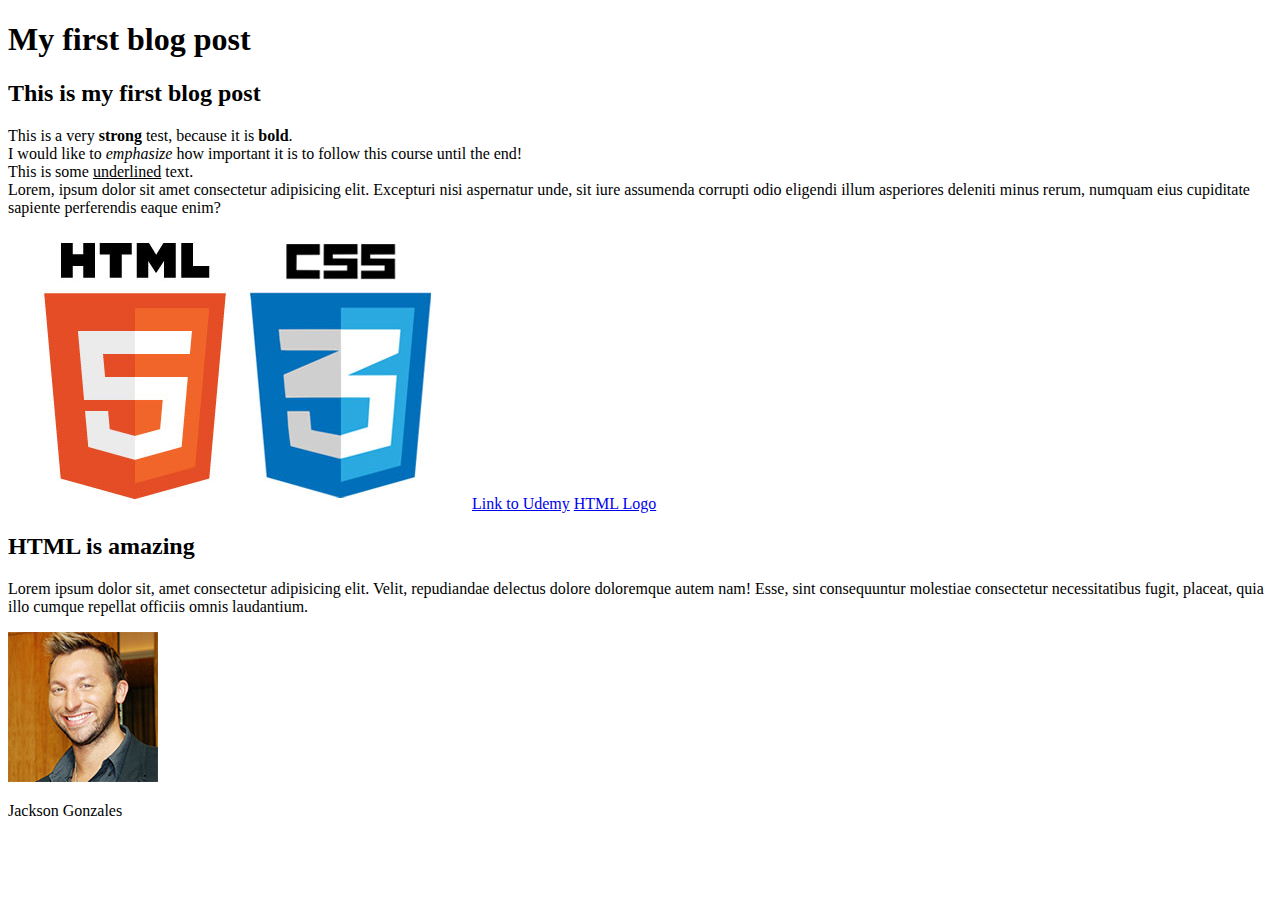
<file: 02/index.html>
<!DOCTYPE html>
<html>
	<head>
		<title>My first blog post</title>
	</head>
	<body>
		<h1>My first blog post</h1>
		<h2>This is my first blog post</h2>
		<p>
			This is a very <strong>strong</strong> test, because it is <strong>bold</strong>. <br>
			I would like to <em>emphasize</em> how important it is to follow this course until the end! <br>
			This is some <u>underlined</u> text. <br>
			Lorem, ipsum dolor sit amet consectetur adipisicing elit. Excepturi nisi aspernatur unde, sit iure assumenda corrupti odio eligendi illum asperiores deleniti minus rerum, numquam eius cupiditate sapiente perferendis eaque enim?
		</p>

		<img src="logo.jpg" alt="The HTML5 Logo">

		<a href="http://www.udemy.com" target="_blank">Link to Udemy</a>
		<a href="logo.jpg" target="_blank">HTML Logo</a>

		<h2>HTML is amazing</h2>
		<p>
			Lorem ipsum dolor sit, amet consectetur adipisicing elit. Velit, repudiandae delectus dolore doloremque autem nam! Esse, sint consequuntur molestiae consectetur necessitatibus fugit, placeat, quia illo cumque repellat officiis omnis laudantium.
		</p>

		<img src="author.jpg" alt="Author photo">
		<p>Jackson Gonzales</p>
	</body>
</html>
</file>
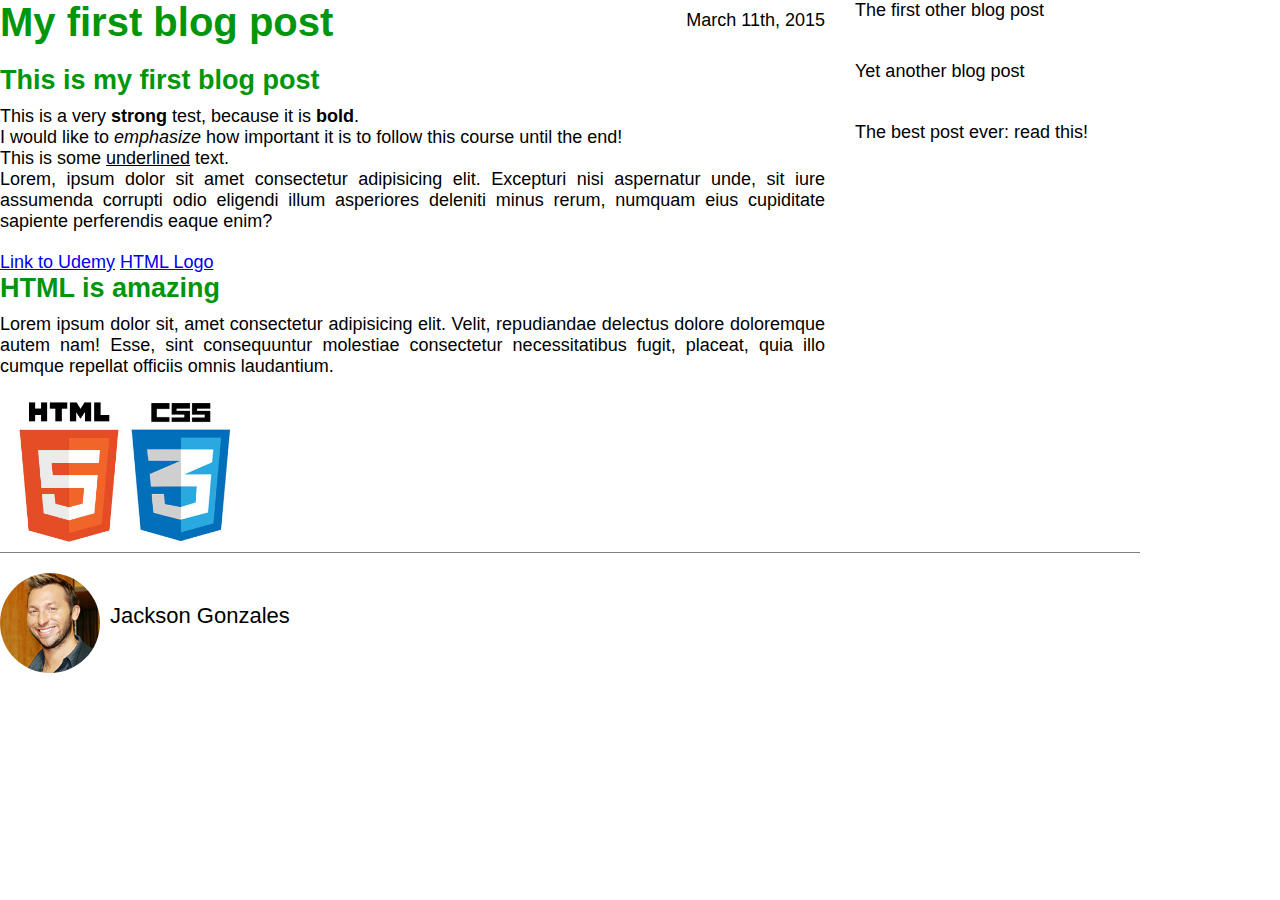
<file: 03/index.html>
<!DOCTYPE html>
<html>
	<head>
		<title>My first blog post</title>
		<link rel="stylesheet" href="style.css" type="text/css">
	</head>
	<body>
		<div class="container">
			<div class="blog-post">
				<h1>My first blog post</h1>
				<p class="date">March 11th, 2015</p>
				<h2>This is my first blog post</h2>
				<p class="main-text">
					This is a very <strong>strong</strong> test, because it is <strong>bold</strong>. <br>
					I would like to <em>emphasize</em> how important it is to follow this course until the end! <br>
					This is some <u>underlined</u> text. <br>
					Lorem, ipsum dolor sit amet consectetur adipisicing elit. Excepturi nisi aspernatur unde, sit iure assumenda corrupti odio eligendi illum asperiores deleniti minus rerum, numquam eius cupiditate sapiente perferendis eaque enim?
				</p>

				<a href="http://www.udemy.com" target="_blank">Link to Udemy</a>
				<a href="logo.jpg" target="_blank">HTML Logo</a>

				<h2>HTML is amazing</h2>
				<p class="main-text">
					Lorem ipsum dolor sit, amet consectetur adipisicing elit. Velit, repudiandae delectus dolore doloremque autem nam! Esse, sint consequuntur molestiae consectetur necessitatibus fugit, placeat, quia illo cumque repellat officiis omnis laudantium.
				</p>

				<img src="logo.jpg" alt="The HTML5 Logo">
			</div>

			<div class="other-posts">
				<div class="other">
					The first other blog post
				</div>
				
				<div class="other">
					Yet another blog post
				</div>

				<div class="other">
					The best post ever: read this!
				</div>
			</div>

			<div class="clearfix"></div>

			<div class="author-box">
				<img src="author.jpg" alt="Author photo">
				<p class="author-text">Jackson Gonzales</p>
			</div>
		</div>
	</body>
</html>
</file>
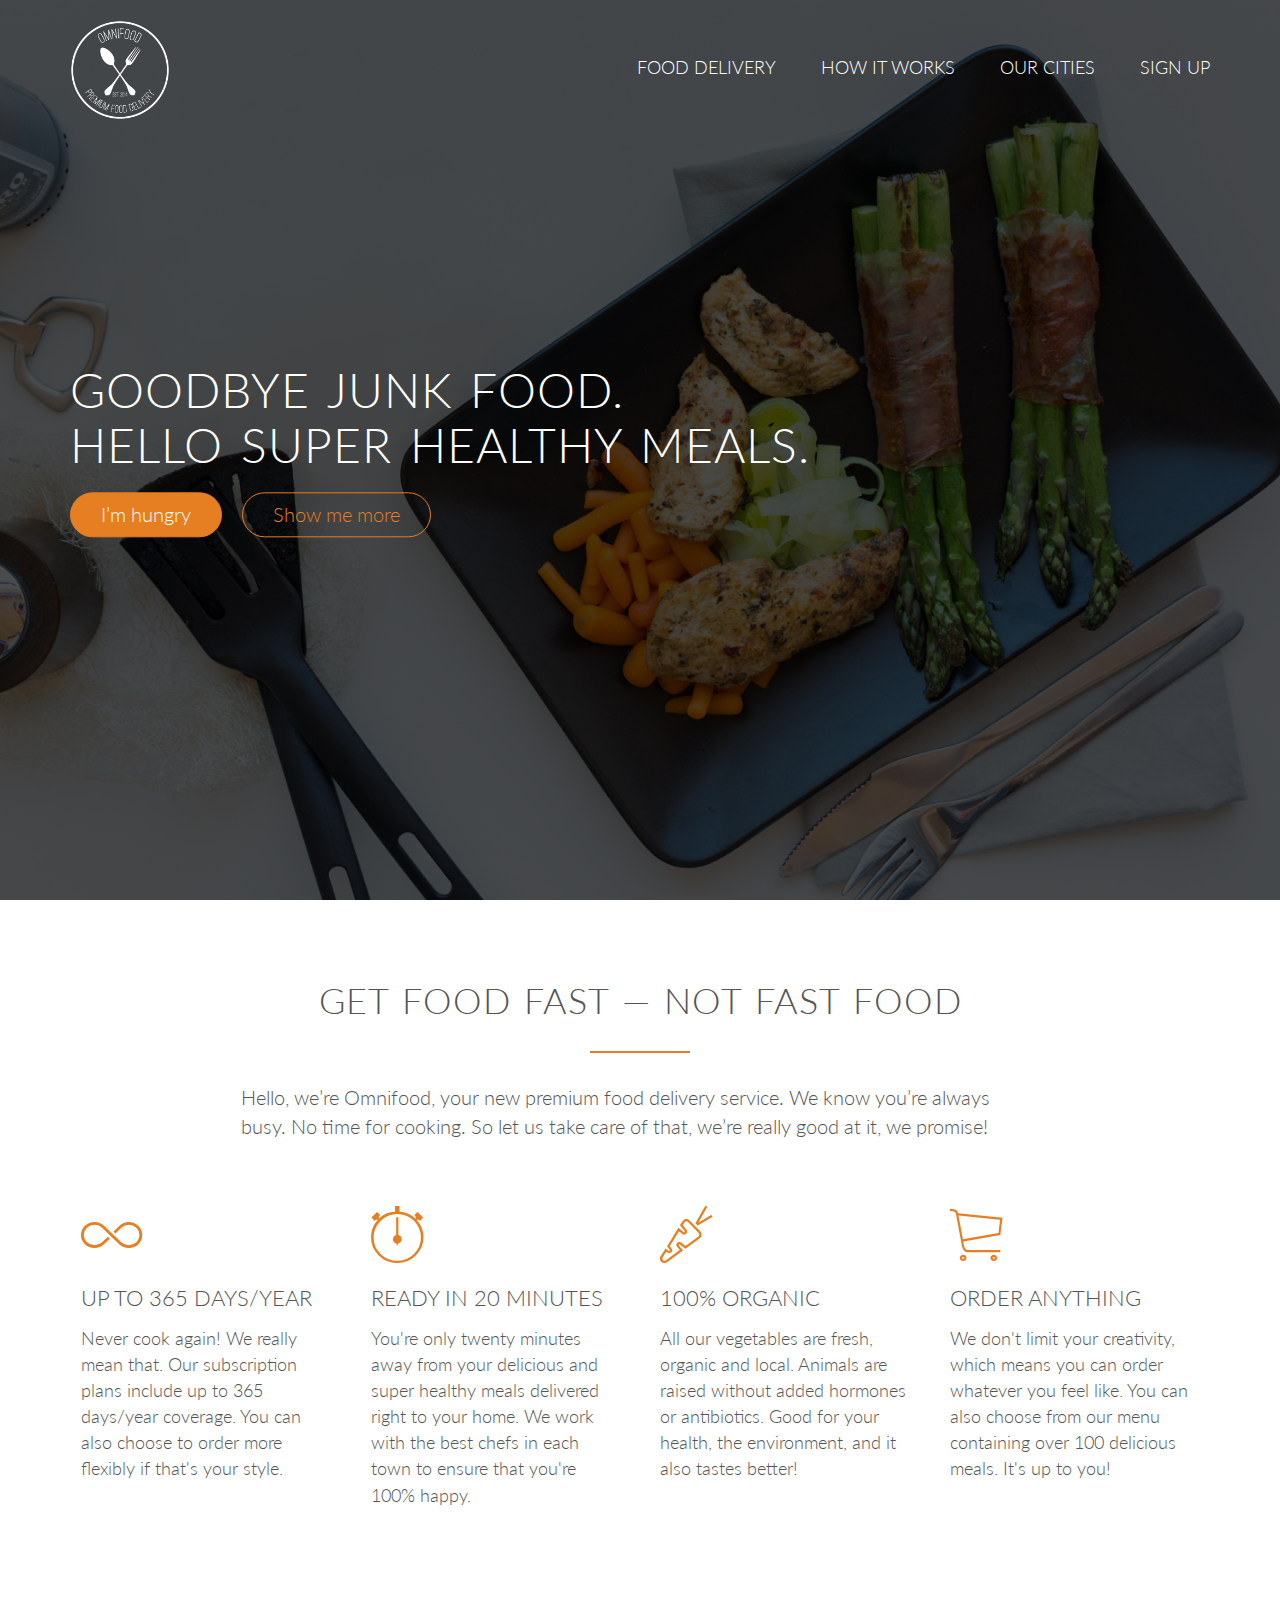
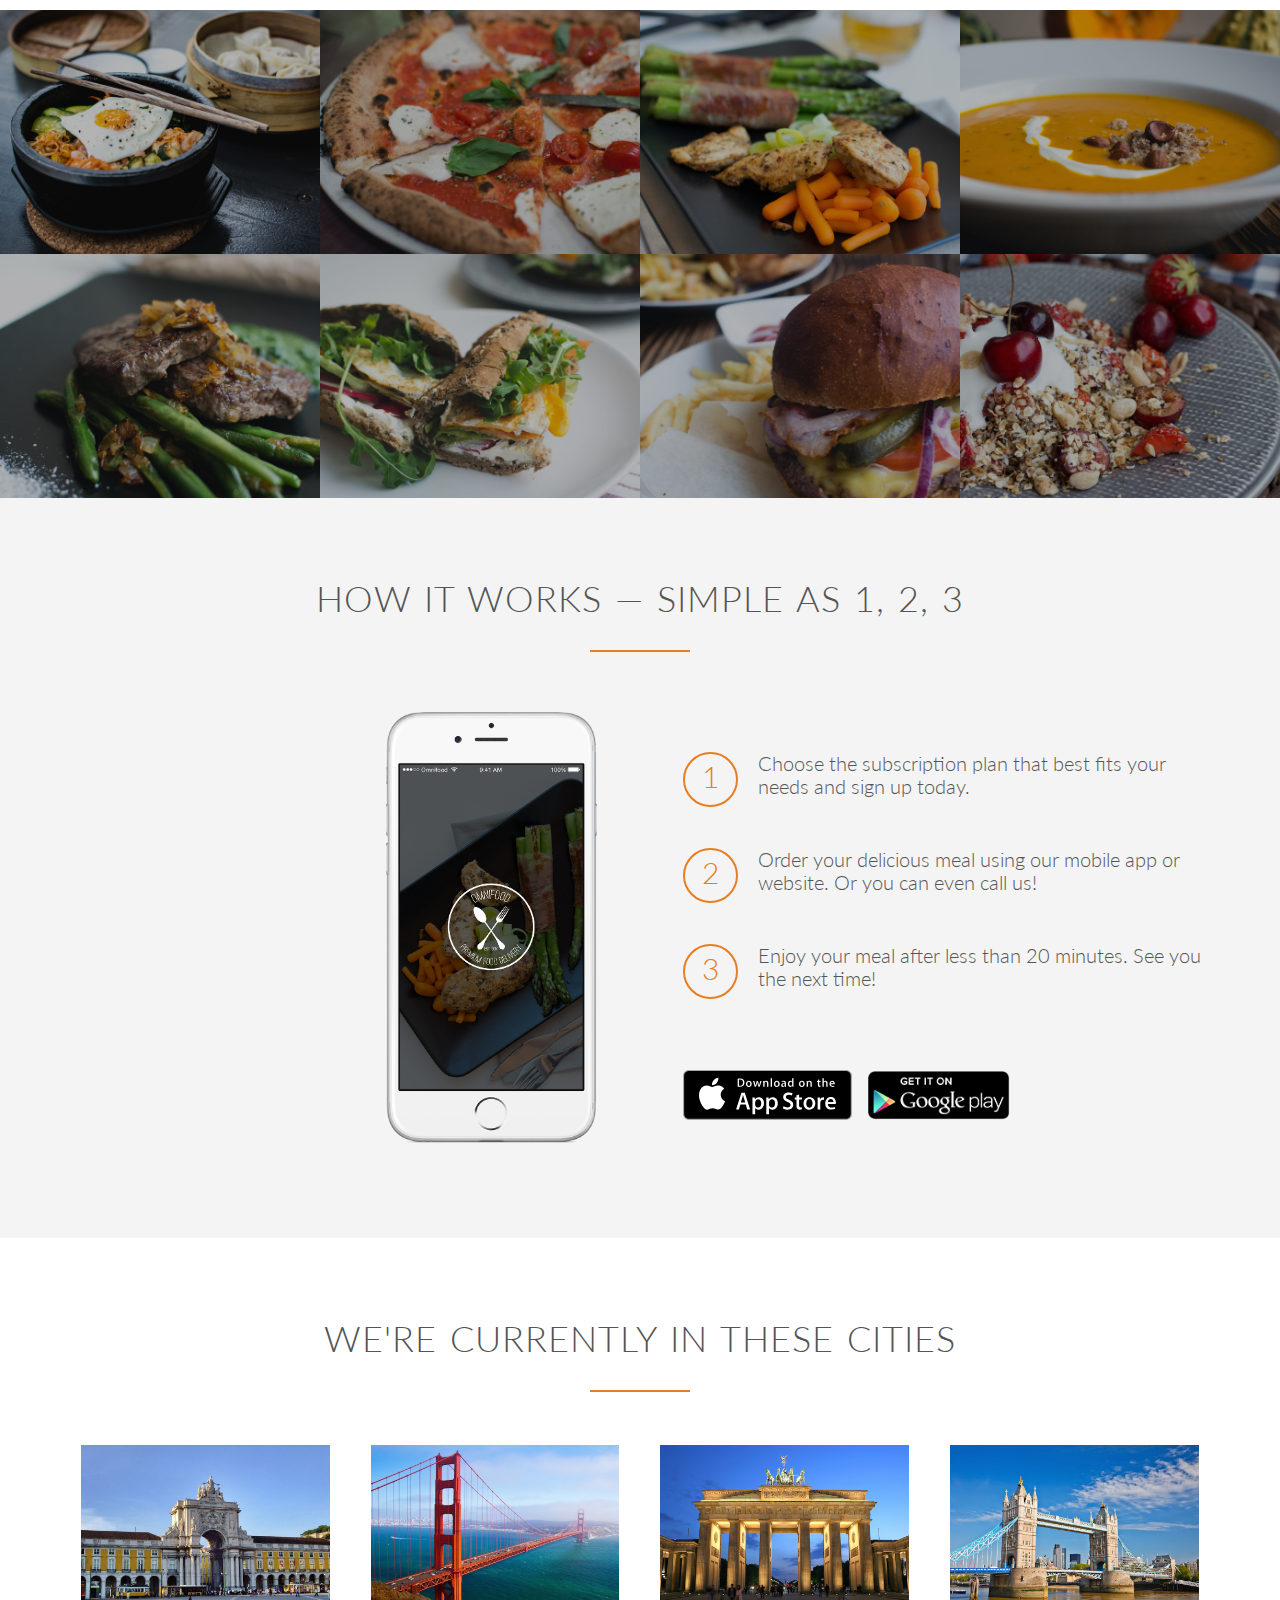
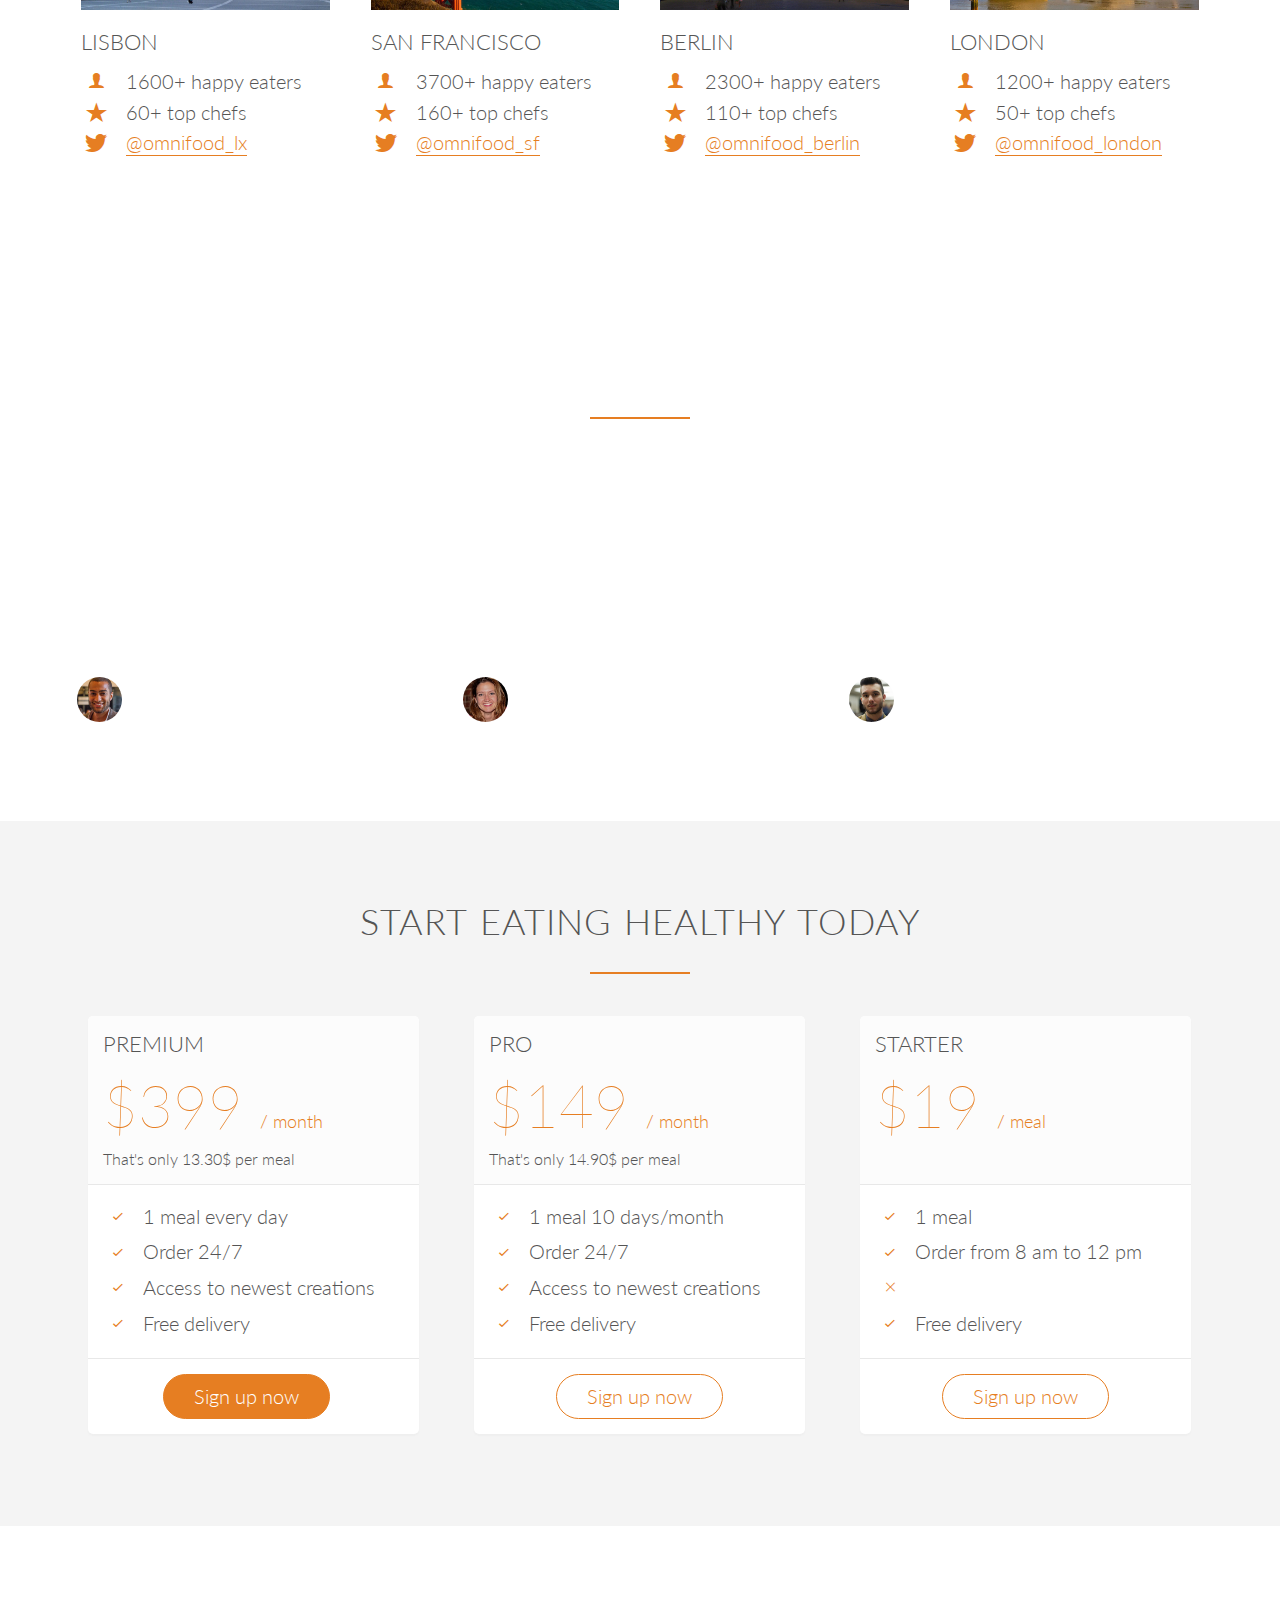
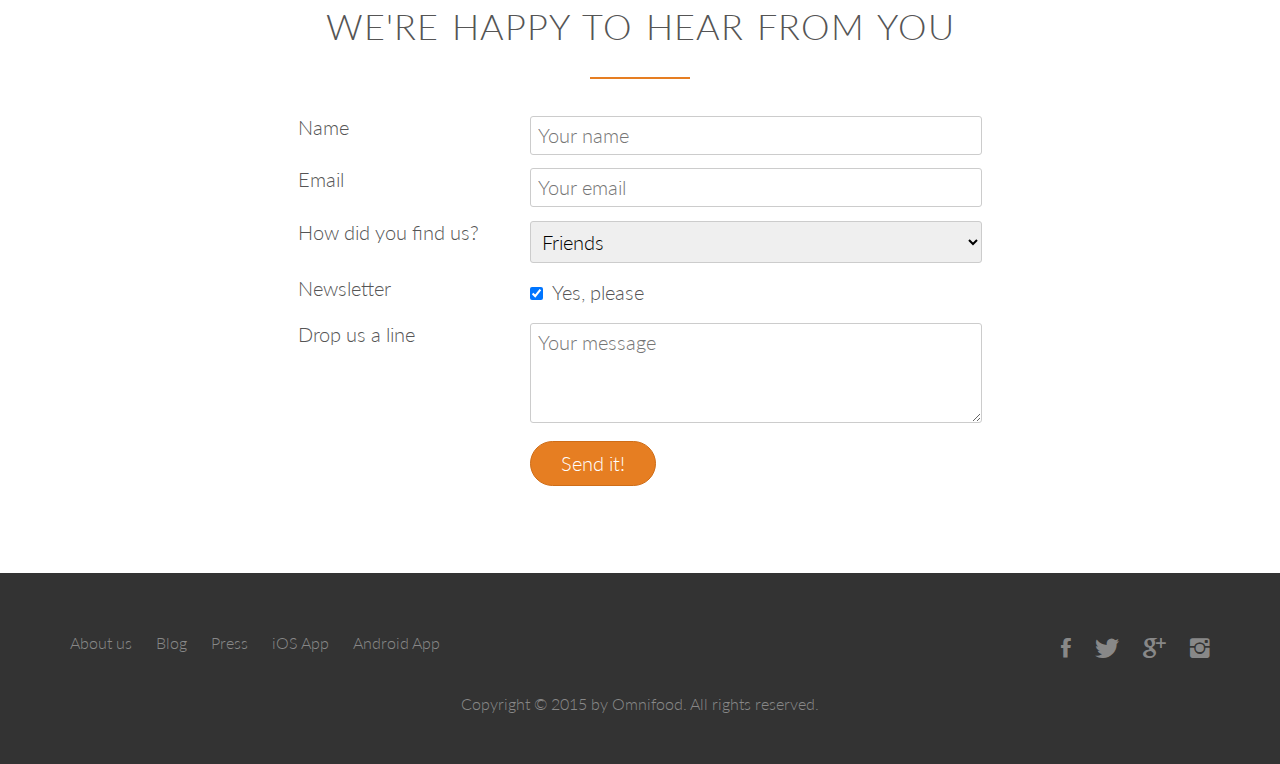
<file: 05/index.html>
<!DOCTYPE html>
<html lang="en">
	<head>
		<link rel="stylesheet" type="text/css" href="vendors/css/normalize.css">
		<link rel="stylesheet" type="text/css" href="vendors/css/grid.css">
		<link rel="stylesheet" type="text/css" href="vendors/css/ionicons.min.css">
		<link rel="stylesheet" type="text/css" href="resources/css/style.css">
		<link href="https://fonts.googleapis.com/css?family=Lato:100,300,300i,400" rel="stylesheet">
		<title>Omnifood</title>
	</head>
	<body>
		<header>
			<nav>
				<div class="row">
					<img src="resources/img/logo-white.png" alt="Omnifood logo" class="logo">
					<ul class="main-nav">
						<li><a href="#">Food delivery</a></li>
						<li><a href="#">How it works</a></li>
						<li><a href="#">Our cities</a></li>
						<li><a href="#">Sign up</a></li>
					</ul>
				</div>
			</nav>
			<div class="hero-text-box">
				<h1>Goodbye junk food.<br>Hello super healthy meals.</h1>
				<a class="btn btn-full" href="#">I’m hungry</a>
				<a class="btn btn-ghost" href="#">Show me more</a>
			</div>
		</header>

		<section class="section-features">
			<div class="row">
				<h2>Get food fast &mdash; not fast food</h2>
				<p class="long-copy">Hello, we’re Omnifood, your new premium food delivery service. We know you’re always busy. No time for cooking. So let us take care of that, we’re really good at it, we promise!</p>
			</div>
			<div class="row">
				<div class="col span-1-of-4 box">
					<i class="ion-ios-infinite-outline icon-big"></i>
					<h3>Up to 365 days/year</h3>
					<p>Never cook again! We really mean that. Our subscription plans include up to 365 days/year coverage. You can also choose to order more flexibly if that's your style.</p>
				</div>
				<div class="col span-1-of-4 box">
					<i class="ion-ios-stopwatch-outline icon-big"></i>
					<h3>Ready in 20 minutes</h3>
					<p>You're only twenty minutes away from your delicious and super healthy meals delivered right to your home. We work with the best chefs in each town to ensure that you're 100% happy.</p>
				</div>
				<div class="col span-1-of-4 box">
					<i class="ion-ios-nutrition-outline icon-big"></i>
					<h3>100% organic</h3>
					<p>All our vegetables are fresh, organic and local. Animals are raised without added hormones or antibiotics. Good for your health, the environment, and it also tastes better!</p>
				</div>
				<div class="col span-1-of-4 box">
					<i class="ion-ios-cart-outline icon-big"></i>
					<h3>Order anything</h3>
					<p>We don't limit your creativity, which means you can order whatever you feel like. You can also choose from our menu containing over 100 delicious meals. It's up to you!</p>
				</div>
			</div>
		</section>

		<section class="section-meals">
			<ul class="meals-showcase clearfix">
				<li>
					<figure class="meal-photo">
						<img src="resources/img/1.jpg" alt="Korean bibimbap with egg and vegetables">
					</figure>
				</li>
				<li>
					<figure class="meal-photo">
						<img src="resources/img/2.jpg" alt="Simple italian pizza with cherry tomatoes">
					</figure>
				</li>
				<li>
					<figure class="meal-photo">
						<img src="resources/img/3.jpg" alt="Chicken breast steak with vegetables">
					</figure>
				</li>
				<li>
					<figure class="meal-photo">
						<img src="resources/img/4.jpg" alt="Autumn pumpkin soup">
					</figure>
				</li>
			</ul>
			<ul class="meals-showcase clearfix">
				<li>
					<figure class="meal-photo">
						<img src="resources/img/5.jpg" alt="Paleo beef steak with vegetables">
					</figure>
				</li>
				<li>
					<figure class="meal-photo">
						<img src="resources/img/6.jpg" alt="Healthy baguette with egg and vegetables">
					</figure>
				</li>
				<li>
					<figure class="meal-photo">
						<img src="resources/img/7.jpg" alt="Burger with cheddar and bacon">
					</figure>
				</li>
				<li>
					<figure class="meal-photo">
						<img src="resources/img/8.jpg" alt="Granola with cherries and strawberries">
					</figure>
				</li>
			</ul>
		</section>

		<section class="section-steps">
			<div class="row">
				<h2>How it works &mdash; Simple as 1, 2, 3</h2>
			</div>
			<div class="row">
				<div class="col span-1-of-2 steps-box">
					<img src="resources/img/app-iPhone.png" alt="Omnifood app on iPhone" class="app-screen">
				</div>
				<div class="col span-1-of-2 steps-box">
					<div class="works-step">
						<div>1</div>
						<p>Choose the subscription plan that best fits your needs and sign up today.</p>
					</div>
					<div class="works-step">
						<div>2</div>
						<p>Order your delicious meal using our mobile app or website. Or you can even call us!</p>
					</div>
					<div class="works-step">
						<div>3</div>
						<p>Enjoy your meal after less than 20 minutes. See you the next time!</p>
					</div>

					<a href="#" class="btn-app"><img src="resources/img/download-app.svg" alt="App Store Button"></a>
					<a href="#" class="btn-app"><img src="resources/img/download-app-android.png" alt="Play Store Button"></a>
				</div>
			</div>
		</section>

		<section class="section-cities">
			<div class="row">
				<h2>We're currently in these cities</h2>
			</div>
			<div class="row">
				<div class="col span-1-of-4 box">
					<img src="resources/img/lisbon-3.jpg" alt="Lisbon">
					<h3>Lisbon</h3>
					<div class="city-feature">
						<i class="ion-ios-person icon-small"></i>
						1600+ happy eaters
					</div>
					<div class="city-feature">
						<i class="ion-ios-star icon-small"></i>
						60+ top chefs
					</div>
					<div class="city-feature">
						<i class="ion-social-twitter icon-small"></i>
						<a href="#">@omnifood_lx</a>
					</div>
				</div>
				<div class="col span-1-of-4 box">
					<img src="resources/img/san-francisco.jpg" alt="San Francisco">
					<h3>San Francisco</h3>
					<div class="city-feature">
						<i class="ion-ios-person icon-small"></i>
						3700+ happy eaters
					</div>
					<div class="city-feature">
						<i class="ion-ios-star icon-small"></i>
						160+ top chefs
					</div>
					<div class="city-feature">
						<i class="ion-social-twitter icon-small"></i>
						<a href="#">@omnifood_sf</a>
					</div>
				</div>
				<div class="col span-1-of-4 box">
					<img src="resources/img/berlin.jpg" alt="Berlin">
					<h3>Berlin</h3>
					<div class="city-feature">
						<i class="ion-ios-person icon-small"></i>
						2300+ happy eaters
					</div>
					<div class="city-feature">
						<i class="ion-ios-star icon-small"></i>
						110+ top chefs
					</div>
					<div class="city-feature">
						<i class="ion-social-twitter icon-small"></i>
						<a href="#">@omnifood_berlin</a>
					</div>
				</div>
				<div class="col span-1-of-4 box">
					<img src="resources/img/london.jpg" alt="London">
					<h3>London</h3>
					<div class="city-feature">
						<i class="ion-ios-person icon-small"></i>
						1200+ happy eaters
					</div>
					<div class="city-feature">
						<i class="ion-ios-star icon-small"></i>
						50+ top chefs
					</div>
					<div class="city-feature">
						<i class="ion-social-twitter icon-small"></i>
						<a href="#">@omnifood_london</a>
					</div>
				</div>
			</div>
		</section>

		<section class="section-testimonials">
			<div class="row">
				<h2>Our customers can't live without us</h2>
			</div>
			<div class="row">
				<div class="col span-1-of-3">
					<blockquote>
						Omnifood is just awesome! I just launched a startup which leaves me with no time for cooking, so Omnifood is a life-saver. Now that I got used to it, I couldn't live without my daily meals!
						<cite><img src="resources/img/customer-1.jpg">Alberto Duncan</cite>
					</blockquote>
				</div>
				<div class="col span-1-of-3">
					<blockquote>
						Inexpensive, healthy and great-tasting meals, delivered right to my home. We have lots of food delivery here in Lisbon, but no one comes even close to Omifood. Me and my family are so in love!
						<cite><img src="resources/img/customer-2.jpg">Joana Silva</cite>
					</blockquote>
				</div>
				<div class="col span-1-of-3">
					<blockquote>
						I was looking for a quick and easy food delivery service in San Franciso. I tried a lot of them and ended up with Omnifood. Best food delivery service in the Bay Area. Keep up the great work!
						<cite><img src="resources/img/customer-3.jpg">Milton Chapman</cite>
					</blockquote>
				</div>
			</div>
		</section>

		<section class="section-plans">
			<div class="row">
				<h2>Start eating healthy today</h2>
			</div>
			<div class="row">
				<div class="col span-1-of-3">
					<div class="plan-box">
						<div>
							<h3>Premium</h3>
							<p class="plan-price">$399 <span>/ month</span></p>
							<p class="plan-price-meal">That's only 13.30$ per meal</p>
						</div>
						<div>
							<ul>
								<li><i class="ion-ios-checkmark-empty icon-small"></i>1 meal every day</li>
								<li><i class="ion-ios-checkmark-empty icon-small"></i>Order 24/7</li>
								<li><i class="ion-ios-checkmark-empty icon-small"></i>Access to newest creations</li>
								<li><i class="ion-ios-checkmark-empty icon-small"></i>Free delivery</li>
							</ul>
						</div>
						<div>
							<a href="#" class="btn btn-full">Sign up now</a>
						</div>
					</div>
				</div>
				<div class="col span-1-of-3">
					<div class="plan-box">
						<div>
							<h3>Pro</h3>
							<p class="plan-price">$149 <span>/ month</span></p>
							<p class="plan-price-meal">That's only 14.90$ per meal</p>
						</div>
						<div>
							<ul>
								<li><i class="ion-ios-checkmark-empty icon-small"></i>1 meal 10 days/month</li>
								<li><i class="ion-ios-checkmark-empty icon-small"></i>Order 24/7</li>
								<li><i class="ion-ios-checkmark-empty icon-small"></i>Access to newest creations</li>
								<li><i class="ion-ios-checkmark-empty icon-small"></i>Free delivery</li>
							</ul>
						</div>
						<div>
							<a href="#" class="btn btn-ghost">Sign up now</a>
						</div>
					</div>
				</div>
				<div class="col span-1-of-3">
					<div class="plan-box">
						<div>
							<h3>Starter</h3>
							<p class="plan-price">$19 <span>/ meal</span></p>
							<p class="plan-price-meal">&nbsp</p>
						</div>
						<div>
							<ul>
								<li><i class="ion-ios-checkmark-empty icon-small"></i>1 meal</li>
								<li><i class="ion-ios-checkmark-empty icon-small"></i>Order from 8 am to 12 pm</li>
								<li><i class="ion-ios-close-empty icon-small"></i></li>
								<li><i class="ion-ios-checkmark-empty icon-small"></i>Free delivery</li>
							</ul>
						</div>
						<div>
							<a href="#" class="btn btn-ghost">Sign up now</a>
						</div>
					</div>
				</div>
			</div>
		</section>

		<section class="section-form">
			<div class="row">
				<h2>We&#39;re happy to hear from you</h2>
			</div>
			<div class="row">
				<form method="post" action="#" class="contact-form">
					<div class="row">
						<div class="col span-1-of-3">
							<label for="name">Name</label>
						</div>
						<div class="col span-2-of-3">
							<input type="text" name="name" id="name" placeholder="Your name" required>
						</div>
					</div>
					<div class="row">
						<div class="col span-1-of-3">
							<label for="email">Email</label>
						</div>
						<div class="col span-2-of-3">
							<input type="email" name="email" id="email" placeholder="Your email" required>
						</div>
					</div>
					<div class="row">
						<div class="col span-1-of-3">
							<label for="find-us">How did you find us?</label>
						</div>
						<div class="col span-2-of-3">
							<select name="find-us" id="find-us">
								<option value="friends" selected>Friends</option>
								<option value="search">Search engine</option>
								<option value="ad">Advertisement</option>
								<option value="other">Other</option>
							</select>
						</div>
					</div>
					<div class="row">
						<div class="col span-1-of-3">
							<label>Newsletter</label>
						</div>
						<div class="col span-2-of-3">
							<input type="checkbox" name="news" id="news" checked> Yes, please
						</div>
					</div>
					<div class="row">
						<div class="col span-1-of-3">
							<label>Drop us a line</label></div>
						<div class="col span-2-of-3">
							<textarea name="message" placeholder="Your message"></textarea>
						</div>
					</div>
					<div class="row">
						<div class="col span-1-of-3">
							<label>&nbsp;</label>
						</div>
						<div class="col span-2-of-3">
							<input type="submit" value="Send it!">
						</div>
					</div>
				</form>
			</div>
		</section>

		<footer>
			<div class="row">
				<div class="col span-1-of-2">
					<ul class="footer-nav">
						<li><a href="#">About us</a></li>
						<li><a href="#">Blog</a></li>
						<li><a href="#">Press</a></li>
						<li><a href="#">iOS App</a></li>
						<li><a href="#">Android App</a></li>
					</ul>
				</div>
				<div class="col span-1-of-2">
					<ul class="social-links">
						<li><a href="#"><i class="ion-social-facebook"></i></a></li>
						<li><a href="#"><i class="ion-social-twitter"></i></a></li>
						<li><a href="#"><i class="ion-social-googleplus"></i></a></li>
						<li><a href="#"><i class="ion-social-instagram"></i></a></li>
					</ul>
				</div>
			</div>
			<div class="row">
				<p>Copyright &copy; 2015 by Omnifood. All rights reserved.</p>
			</div>
		</footer>
	</body>
</html>
</file>
<file: 03/style.css>
* {
    margin: 0;
    padding: 0;
    box-sizing: border-box;
}

.clearfix:after {
    content: "";
    display: table;
    clear: both;
}

body {
    font-family: Helvetica Neue, Arial;
    font-size: 18px;
    box-sizing: border-box;
}

h1, h2 {
    color: #00960b;
}

h1 {
    font-size: 40px;
    margin-bottom: 20px;
}

h2 {
    font-size: px;
    margin-bottom: 10px;
}

p {
    text-align: justify;
}

.main-text {
    text-align: justify;
    margin-bottom: 20px;
}

.author-text {
    font-size: 22px;
    float: left;
    margin-top: 30px;
    margin-left: 10px;
}

.container {
    width: 1140px;
    margin-top: 20px auto 0 auto;
}

.blog-post {
    width: 75%;
    float: left;
    padding-right: 30px;
    position: relative;
}

.other-posts {
    width: 25%;
    float: left;
}

.author-box {
    border-top: 1px solid #808080;
    padding-top: 20px;
}

.other {
    margin-bottom: 40px;
}

.author-box img {
    height: 100px;
    width: 100px;
    border-radius: 50%;
    float: left;
}

.blog-post img {
    height: 150px;
    width: auto;
}

.date {
    position: absolute;
    top: 10px;
    right: 30px;
}
</file>
<file: 05/vendors/css/grid.css>
/*  SECTIONS  ============================================================================= */

.section {
	clear: both;
	padding: 0px;
	margin: 0px;
}

/*  GROUPING  ============================================================================= */

.row {
	zoom: 1; /* For IE 6/7 (trigger hasLayout) */
}

.row:before,
.row:after {
	content:"";
	display:table;
}
.row:after {
	clear:both;
}

/*  GRID COLUMN SETUP   ==================================================================== */

.col {
	display: block;
	float:left;
	margin: 1% 0 1% 1.6%;
}

.col:first-child { margin-left: 0; } /* all browsers except IE6 and lower */


/*  REMOVE MARGINS AS ALL GO FULL WIDTH AT 480 PIXELS */

@media only screen and (max-width: 480px) {
	.col { 
		/*margin: 1% 0 1% 0%;*/
		margin: 0;
	}
}


/*  GRID OF TWO   ============================================================================= */


.span-2-of-2 {
	width: 100%;
}

.span-1-of-2 {
	width: 49.2%;
}

/*  GO FULL WIDTH AT LESS THAN 480 PIXELS */

@media only screen and (max-width: 480px) {
	.span-2-of-2 {
		width: 100%; 
	}
	.span-1-of-2 {
		width: 100%; 
	}
}


/*  GRID OF THREE   ============================================================================= */

	
.span-3-of-3 {
	width: 100%; 
}

.span-2-of-3 {
	width: 66.13%; 
}

.span-1-of-3 {
	width: 32.26%; 
}


/*  GO FULL WIDTH AT LESS THAN 480 PIXELS */

@media only screen and (max-width: 480px) {
	.span-3-of-3 {
		width: 100%; 
	}
	.span-2-of-3 {
		width: 100%; 
	}
	.span-1-of-3 {
		width: 100%;
	}
}

/*  GRID OF FOUR   ============================================================================= */

	
.span-4-of-4 {
	width: 100%; 
}

.span-3-of-4 {
	width: 74.6%; 
}

.span-2-of-4 {
	width: 49.2%; 
}

.span-1-of-4 {
	width: 23.8%; 
}


/*  GO FULL WIDTH AT LESS THAN 480 PIXELS */

@media only screen and (max-width: 480px) {
	.span-4-of-4 {
		width: 100%; 
	}
	.span-3-of-4 {
		width: 100%; 
	}
	.span-2-of-4 {
		width: 100%; 
	}
	.span-1-of-4 {
		width: 100%; 
	}
}


/*  GRID OF FIVE   ============================================================================= */

	
.span-5-of-5 {
	width: 100%;
}

.span-4-of-5 {
  	width: 79.68%; 
}

.span-3-of-5 {
  	width: 59.36%; 
}

.span-2-of-5 {
  	width: 39.04%;
}

.span-1-of-5 {
  	width: 18.72%;
}


/*  GO FULL WIDTH AT LESS THAN 480 PIXELS */

@media only screen and (max-width: 480px) {
	.span-5-of-5 {
		width: 100%; 
	}
	.span-4-of-5 {
		width: 100%; 
	}
	.span-3-of-5 {
		width: 100%; 
	}
	.span-2-of-5 {
		width: 100%; 
	}
	.span-1-of-5 {
		width: 100%; 
	}
}


/*  GRID OF SIX   ============================================================================= */


.span-6-of-6 {
	width: 100%;
}

.span-5-of-6 {
  	width: 83.06%;
}

.span-4-of-6 {
  	width: 66.13%;
}

.span-3-of-6 {
  	width: 49.2%;
}

.span-2-of-6 {
  	width: 32.26%;
}

.span-1-of-6 {
  	width: 15.33%;
}


/*  GO FULL WIDTH AT LESS THAN 480 PIXELS */

@media only screen and (max-width: 480px) {
	.span-6-of-6 {
		width: 100%; 
	}
	.span-5-of-6 {
		width: 100%; 
	}
	.span-4-of-6 {
		width: 100%; 
	}
	.span-3-of-6 {
		width: 100%; 
	}
	.span-2-of-6 {
		width: 100%; 
	}
	.span-1-of-6 {
		width: 100%; 
	}
}



/*  GRID OF SEVEN   ============================================================================= */


.span-7-of-7 {
	width: 100%;
}

.span-6-of-7 {
	width: 85.48%;
}

.span-5-of-7 {
  	width: 70.97%;
}

.span-4-of-7 {
  	width: 56.45%;
}

.span-3-of-7 {
  	width: 41.94%;
}

.span-2-of-7 {
  	width: 27.42%;
}

.span-1-of-7 {
  	width: 12.91%;
}


/*  GO FULL WIDTH AT LESS THAN 480 PIXELS */

@media only screen and (max-width: 480px) {
	.span-7-of-7 {
		width: 100%; 
	}
	.span-6-of-7 {
		width: 100%; 
	}
	.span-5-of-7 {
		width: 100%; 
	}
	.span-4-of-7 {
		width: 100%; 
	}
	.span-3-of-7 {
		width: 100%; 
	}
	.span-2-of-7 {
		width: 100%; 
	}
	.span-1-of-7 {
		width: 100%; 
	}
}


/*  GRID OF EIGHT   ============================================================================= */

	
.span-8-of-8 {
	width: 100%;
}

.span-7-of-8 {
	width: 87.3%; 
}

.span-6-of-8 {
	width: 74.6%; 
}

.span-5-of-8 {
	width: 61.9%; 
}

.span-4-of-8 {
	width: 49.2%; 
}

.span-3-of-8 {
	width: 36.5%;
}

.span-2-of-8 {
	width: 23.8%; 
}

.span-1-of-8 {
	width: 11.1%; 
}


/*  GO FULL WIDTH AT LESS THAN 480 PIXELS */

@media only screen and (max-width: 480px) {
	.span-8-of-8 {
		width: 100%; 
	}
	.span-7-of-8 {
		width: 100%; 
	}
	.span-6-of-8 {
		width: 100%; 
	}
	.span-5-of-8 {
		width: 100%; 
	}
	.span-4-of-8 {
		width: 100%; 
	}
	.span-3-of-8 {
		width: 100%; 
	}
	.span-2-of-8 {
		width: 100%; 
	}
	.span-1-of-8 {
		width: 100%; 
	}
}


/*  GRID OF NINE   ============================================================================= */


.span-9-of-9 {
	width: 100%;
}

.span-8-of-9 {
	width: 88.71%;
}

.span-7-of-9 {
	width: 77.42%; 
}

.span-6-of-9 {
	width: 66.13%; 
}

.span-5-of-9 {
	width: 54.84%; 
}

.span-4-of-9 {
	width: 43.55%; 
}

.span-3-of-9 {
	width: 32.26%;
}

.span-2-of-9 {
	width: 20.97%; 
}

.span-1-of-9 {
	width: 9.68%; 
}


/*  GO FULL WIDTH AT LESS THAN 480 PIXELS */

@media only screen and (max-width: 480px) {
	.span-9-of-9 {
		width: 100%; 
	}
	.span-8-of-9 {
		width: 100%; 
	}
	.span-7-of-9 {
		width: 100%; 
	}
	.span-6-of-9 {
		width: 100%; 
	}
	.span-5-of-9 {
		width: 100%; 
	}
	.span-4-of-9 {
		width: 100%; 
	}
	.span-3-of-9 {
		width: 100%; 
	}
	.span-2-of-9 {
		width: 100%; 
	}
	.span-1-of-9 {
		width: 100%; 
	}
}


/*  GRID OF TEN   ============================================================================= */


.span-10-of-10 {
	width: 100%;
}

.span-9-of-10 {
	width: 89.84%;
}

.span-8-of-10 {
	width: 79.68%;
}

.span-7-of-10 {
	width: 69.52%; 
}

.span-6-of-10 {
	width: 59.36%; 
}

.span-5-of-10 {
	width: 49.2%; 
}

.span-4-of-10 {
	width: 39.04%; 
}

.span-3-of-10 {
	width: 28.88%;
}

.span-2-of-10 {
	width: 18.72%; 
}

.span-1-of-10 {
	width: 8.56%; 
}


/*  GO FULL WIDTH AT LESS THAN 480 PIXELS */

@media only screen and (max-width: 480px) {
	.span-10-of-10 {
		width: 100%; 
	}
	.span-9-of-10 {
		width: 100%; 
	}
	.span-8-of-10 {
		width: 100%; 
	}
	.span-7-of-10 {
		width: 100%; 
	}
	.span-6-of-10 {
		width: 100%; 
	}
	.span-5-of-10 {
		width: 100%; 
	}
	.span-4-of-10 {
		width: 100%; 
	}
	.span-3-of-10 {
		width: 100%; 
	}
	.span-2-of-10 {
		width: 100%; 
	}
	.span-1-of-10 {
		width: 100%; 
	}
}


/*  GRID OF ELEVEN   ============================================================================= */

.span-11-of-11 {
	width: 100%;
}

.span-10-of-11 {
	width: 90.76%;
}

.span-9-of-11 {
	width: 81.52%;
}

.span-8-of-11 {
	width: 72.29%;
}

.span-7-of-11 {
	width: 63.05%; 
}

.span-6-of-11 {
	width: 53.81%; 
}

.span-5-of-11 {
	width: 44.58%; 
}

.span-4-of-11 {
	width: 35.34%; 
}

.span-3-of-11 {
	width: 26.1%;
}

.span-2-of-11 {
	width: 16.87%; 
}

.span-1-of-11 {
	width: 7.63%; 
}


/*  GO FULL WIDTH AT LESS THAN 480 PIXELS */

@media only screen and (max-width: 480px) {
	.span-11-of-11 {
		width: 100%; 
	}
	.span-10-of-11 {
		width: 100%; 
	}
	.span-9-of-11 {
		width: 100%; 
	}
	.span-8-of-11 {
		width: 100%; 
	}
	.span-7-of-11 {
		width: 100%; 
	}
	.span-6-of-11 {
		width: 100%; 
	}
	.span-5-of-11 {
		width: 100%; 
	}
	.span-4-of-11 {
		width: 100%; 
	}
	.span-3-of-11 {
		width: 100%; 
	}
	.span-2-of-11 {
		width: 100%; 
	}
	.span-1-of-11 {
		width: 100%; 
	}
}


/*  GRID OF TWELVE   ============================================================================= */

.span-12-of-12 {
	width: 100%;
}

.span-11-of-12 {
	width: 91.53%;
}

.span-10-of-12 {
	width: 83.06%;
}

.span-9-of-12 {
	width: 74.6%;
}

.span-8-of-12 {
	width: 66.13%;
}

.span-7-of-12 {
	width: 57.66%; 
}

.span-6-of-12 {
	width: 49.2%; 
}

.span-5-of-12 {
	width: 40.73%; 
}

.span-4-of-12 {
	width: 32.26%; 
}

.span-3-of-12 {
	width: 23.8%;
}

.span-2-of-12 {
	width: 15.33%; 
}

.span-1-of-12 {
	width: 6.86%; 
}


/*  GO FULL WIDTH AT LESS THAN 480 PIXELS */

@media only screen and (max-width: 480px) {
	.span-12-of-12 {
		width: 100%; 
	}
	.span-11-of-12 {
		width: 100%; 
	}
	.span-10-of-12 {
		width: 100%; 
	}
	.span-9-of-12 {
		width: 100%; 
	}
	.span-8-of-12 {
		width: 100%; 
	}
	.span-7-of-12 {
		width: 100%; 
	}
	.span-6-of-12 {
		width: 100%; 
	}
	.span-5-of-12 {
		width: 100%; 
	}
	.span-4-of-12 {
		width: 100%; 
	}
	.span-3-of-12 {
		width: 100%; 
	}
	.span-2-of-12 {
		width: 100%; 
	}
	.span-1-of-12 {
		width: 100%; 
	}
}
</file>
<file: 05/resources/css/style.css>
/*
	Orange color: #e67e22
*/

/* ------------------------------------------------------------------- */
/* BASIC SETUP */
/* ------------------------------------------------------------------- */

* {
	margin: 0;
	padding: 0;
	box-sizing: border-box;
}

html {
	background-color: #fff;
	color: #555;
	font-family: 'Lato', 'Arial', sans-serif;
	font-weight: 300;
	font-size: 20px; /* this is the global font size */
	text-rendering: optimizeLegibility; /* this will make the fonts render in a perfect way rather that fast rendering */
}

/* this will clear the float values */
.clearfix {zoom: 1;}
.clearfix:after {
	content: '.';
	clear: both;
	display: block;
	height: 0;
	visibility: hidden;
}

/* ------------------------------------------------------------------- */
/* REUSABLE COMPONENTS */
/* ------------------------------------------------------------------- */

.row {
	max-width: 1140px;
	margin: 0 auto;
}

section {
	padding: 80px 0;
}

.box {
	padding: 1%;
}

/* ----------- HEADINGS ----------- */
h1,
h2,
h3 {
	font-weight: 300;
	text-transform: uppercase; /* this will transform the texts into uppercases */
}

h1 {
	margin-top: 0;
	margin-bottom: 20px;
	color: #fff;
	font-size: 240%;
	word-spacing: 4px; /* this will increase the gap between words */
	letter-spacing: 1px; /* this will increase the gap between letters */
}

h2 {
	font-size: 180%;
	word-spacing: 2px;
	text-align: center;
	margin-bottom: 30px;
	letter-spacing: 1px;
}

h2:after {
	display: block;
	height: 2px;
	background-color: #e67e22;
	content: " "; /* this property will be displayed after the selected element. put " " to insert no words */
	width: 100px;
	margin: 0 auto;
	margin-top: 30px;
}

h3 {
	font-size: 110%;
	margin-bottom: 15px;
}

/* ----------- PARAGRAPHS ----------- */
.long-copy {
	line-height: 145%;
	width: 70%;
	margin-left: 15%;
}

.box p {
	font-size: 90%;
	line-height: 145%;
}

/* ----------- ICONS ----------- */
.icon-big {
	font-size: 350%;
	display: block;
	color: #e67e22;
	margin-bottom: 10px;
}

.icon-small {
	display: inline-block;
	width: 30px;
	text-align: center;
	color: #e67e22;
	font-size: 120%;
	margin-right: 10px;

	/* secrets to align text and icons */
	line-height: 120%;
	vertical-align: middle;
	margin-top: -5px;
}

/* ----------- LINKS ----------- */
a:link,
a:active {
	color: #e67e22;
	text-decoration: none;
	padding-bottom: 1px;
	border-bottom: 1px solid #e67e22;
	transition: border-bottom 0.2s, color 0.2s;
}

a:hover,
a:visited {
	color: #555;
	border-bottom: 1px solid transparent;
}

/* ----------- BUTTONS ----------- */
.btn:link,
.btn:visited,
input[type=submit] {
	display: inline-block;
	padding: 10px 30px;
	font-weight: 300;
	text-decoration: none;
	border-radius: 200px;
	transition: background-color 0.2s, border 0.2s, color 0.2s; /* CSS3 - this will delay the changing of the background, border, and font colors */
}

.btn-full:link,
.btn-full:visited,
input[type=submit] {
	background-color: #e67e22;
	border: 1px solid #e67e22;
	color: #fff;
	margin-right: 15px;
}

.btn-ghost:link,
.btn-ghost:visited {
	border: 1px solid #e67e22;
	color: #e67e22;
}

.btn:hover,
.btn:active,
input[type=submit]:hover,
input[type=submit]:active {
	background-color: #cf6d17;
}

.btn-full:hover,
.btn-full:active,
input[type=submit] {
	border: 1px solid #cf6d17;
}

.btn-ghost:hover,
.btn-ghost:active {
	border: 1px solid #cf6d17;
	color: #fff;
}

/* ------------------------------------------------------------------- */
/* HEADER */
/* ------------------------------------------------------------------- */

header {
	background-image: linear-gradient(rgba(0, 0, 0, 0.7), rgba(0, 0, 0, 0.7)), url(img/hero.jpg); /* this will display an image (linear-gradient) on top of the background image (url) */
	background-size: cover; /* this will fit the image in the viewport view */
	background-position: center;
	height: 100vh; /* this will display the image in whole in the viewport (vh) */
	background-attachment: fixed; /* this will place the background image in a fixed place even when scrolling */
}

.hero-text-box {
	position: absolute;
	width: 1140px;
	top: 50%;
	left: 50%;
	transform: translate(-50%, -50%); /* this will center the class from its absolute position (top: 50%, left: 50%) */
}

.logo {
	height: 100px;
	width: auto;
	float: left;
	margin-top: 20px;
}

.main-nav {
	float: right;
	list-style: none;
	margin-top: 55px;
}

.main-nav li {
	display: inline-block;
	margin-left: 40px;
}

.main-nav li a:link,
.main-nav li a:visited {
	padding: 8px 0;
	color: #fff;
	text-decoration: none;
	text-transform: uppercase;
	font-size: 90%;
	border-bottom: 2px solid transparent;
	transition: border-bottom 0.2s;
}

.main-nav li a:hover,
.main-nav li a:active {
	border-bottom: 2px solid #e67e22;
}

/* ------------------------------------------------------------------- */
/* FEATURES */
/* ------------------------------------------------------------------- */

.section-features .long-copy {
	margin-bottom: 30px;
}

/* ------------------------------------------------------------------- */
/* MEALS */
/* ------------------------------------------------------------------- */

.section-meals {
	padding: 0;
}

.meals-showcase {
	list-style: none;
	width: 100%; /* this width is for the ul to fit in the whole width of the browser */
}

.meals-showcase li {
	display: block;
	float: left;
	width: 25%; /* this width is for the li to fit in a single line in the width of the browser since there are 4 li */
}

.meal-photo {
	width: 100%; /* this width is for the figure element to occupy the whole width of the li */
	margin: 0;
	overflow: hidden;
	background-color: #000;
}

.meal-photo img {
	opacity: 0.7; /* this, along with the background-color in .meal-photo will produce a dark image */
	width: 100%; /* this width is for the img to occupy the whole width of the figure element */
	height: auto;
	transform: scale(1.15); /* this is to scale the img into 1.15 bigger than the original size */
	transition: transform 0.5s, opacity 0.5s;
}

.meal-photo img:hover {
	opacity: 1;
	transform: scale(1.03); /* this is to scale the img back into 1.03 bigger than the original size */
}

/* ------------------------------------------------------------------- */
/* HOW IT WORKS */
/* ------------------------------------------------------------------- */

.section-steps {
	background-color: #f4f4f4;
}

/* first-child pseudoclass refers to the left box */
.steps-box:first-child {
	text-align: right;
	padding-right: 3%;
	margin-top: 30px;
}

/* last-child pseudoclass refers to the right box */
.steps-box:last-child {
	padding-left: 3%;
	margin-top: 70px;
}

.app-screen {
	width: 40%;
}

.works-step {
	margin-bottom: 50px;
}

.works-step:last-of-type {
	margin-bottom: 80px;
}

.works-step div {
	color: #e67e22;
	border: 2px solid #e67e22;
	/* display: inline-block; */  /* this is ignored due to float: left */
	border-radius: 50%;
	height: 55px;
	width: 55px;
	text-align: center;
	padding: 5px;
	float: left;
	font-size: 150%;
	margin-right: 20px;
}

/* this is to remove the border created on the a link -- look in links */
.btn-app:link,
.btn-app:visited {
	border: 0;
}

.btn-app img {
	height: 50px;
	width: auto;
	margin-right: 10px;
}

/* ------------------------------------------------------------------- */
/* CITIES */
/* ------------------------------------------------------------------- */

.box img {
	width: 100%;
	height: auto;
	margin-bottom: 15px;
}

.city-feature {
	margin-bottom: 5px;
}

/* ------------------------------------------------------------------- */
/* TESTIMONIALS */
/* ------------------------------------------------------------------- */

.section-testimonials {
	background-image: linear-gradient(rgba(0, 0, 0, 0.8), rgba(0, 0, 0, 0.8)), url(img/back-customers.jpg);
	background-size: cover;
	color: #fff;
	background-attachment: fixed;
}

blockquote {
	padding: 2%; /* this will adjust the length of the text lines inside the blockquote */
	font-style: italic;
	line-height: 145%;
	position: relative; /* this is needed so that the quotations marks will be seen before the blockquote */
	margin-top: 40px;
}

blockquote::before {
	content: "\201C";
	font-size: 500%;
	display: block;
	position: absolute; /* for this to appear, the parent -- blockquote -- should be set to position: relative */
	top: -5px;
	left: -5px;
}

cite {
	font-size: 90%;
	margin-top: 25px;
	display: block;
}

cite img {
	height: 45px;
	border-radius: 50%;
	margin-right: 10px;
	vertical-align: middle;
}

/* ------------------------------------------------------------------- */
/* SIGN-UP */
/* ------------------------------------------------------------------- */

.section-plans {
	background-color: #f4f4f4;
}

.plan-box {
	background-color: #fff;
	border-radius: 5px;
	width: 90%; /* this is to lessen the width of the span-1-of-3 box into 90% from 100% */
	margin-left: 5%; /* this will move the content 5% right which will center the content since width has been changed to 90% */
	box-shadow: 0 2px 2px #efefef;
}

.plan-box div {
	padding: 15px;
	border-bottom: 1px solid #e8e8e8;
}

.plan-box div:first-child {
	background-color: #fcfcfc;
	border-top-left-radius: 5px;
	border-top-right-radius: 5px;
}

.plan-box div:last-child {
	text-align: center;
	border: none;
}

.plan-price {
	font-size: 300%;
	margin-bottom: 10px;
	font-weight: 100;
	color: #e67e22;
}

.plan-price span {
	font-size: 30%;
	font-weight: 300;
}

.plan-price-meal {
	font-size: 80%;
}

.plan-box ul {
	list-style: none;
}

.plan-box ul li {
	padding: 5px 0;
}

/* ------------------------------------------------------------------- */
/* FORM */
/* ------------------------------------------------------------------- */

.contact-form {
	width: 60%;
	margin: 0 auto; /* this will center the form */
}

input[type=text],
input[type=email],
select,
textarea {
	width: 100%;
	padding: 7px;
	border-radius: 3px;
	border: 1px solid #ccc;
	font-weight: 300;
}

textarea {
	height: 100px;
}

input[type=checkbox] {
	margin: 10px 5px 10px 0;
}

*:focus {outline: none;}

/* ------------------------------------------------------------------- */
/* FOOTER */
/* ------------------------------------------------------------------- */

footer {
	background-color: #333;
	padding: 50px;
	font-size: 80%;
}

.footer-nav {
	list-style: none;
	float: left;
}

.social-links {
	list-style: none;
	float: right;
}

.footer-nav li,
.social-links li { /* li -- display: inline-block must be done separately with the ul */
	display: inline-block;
	margin-right: 20px;
}

.footer-nav li:last-child,
.social-links li:last-child {
	margin: 0;
}

.footer-nav li a:link,
.footer-nav li a:visited,
.social-links li a:link,
.social-links li a:visited {
	text-decoration: none;
	border: 0;
	color: #888;
	transition: color 0.2s;
}

.footer-nav li a:hover,
.footer-nav li a:active {
	color: #ddd;
}

.social-links li a:link,
.social-links li a:visited {
	font-size: 160%;
}

.ion-social-facebook,
.ion-social-googleplus,
.ion-social-twitter,
.ion-social-instagram {
	transition: color 0.2s;
}

.ion-social-facebook:hover {
	color: #3b5998;
}

.ion-social-twitter:hover {
	color: #00aced;
}

.ion-social-googleplus:hover {
	color: #dd4b39;
}

.ion-social-instagram:hover {
	color: #517fa4;
}

footer p {
	color: #888;
	text-align: center;
	margin-top: 20px;
}
</file>
